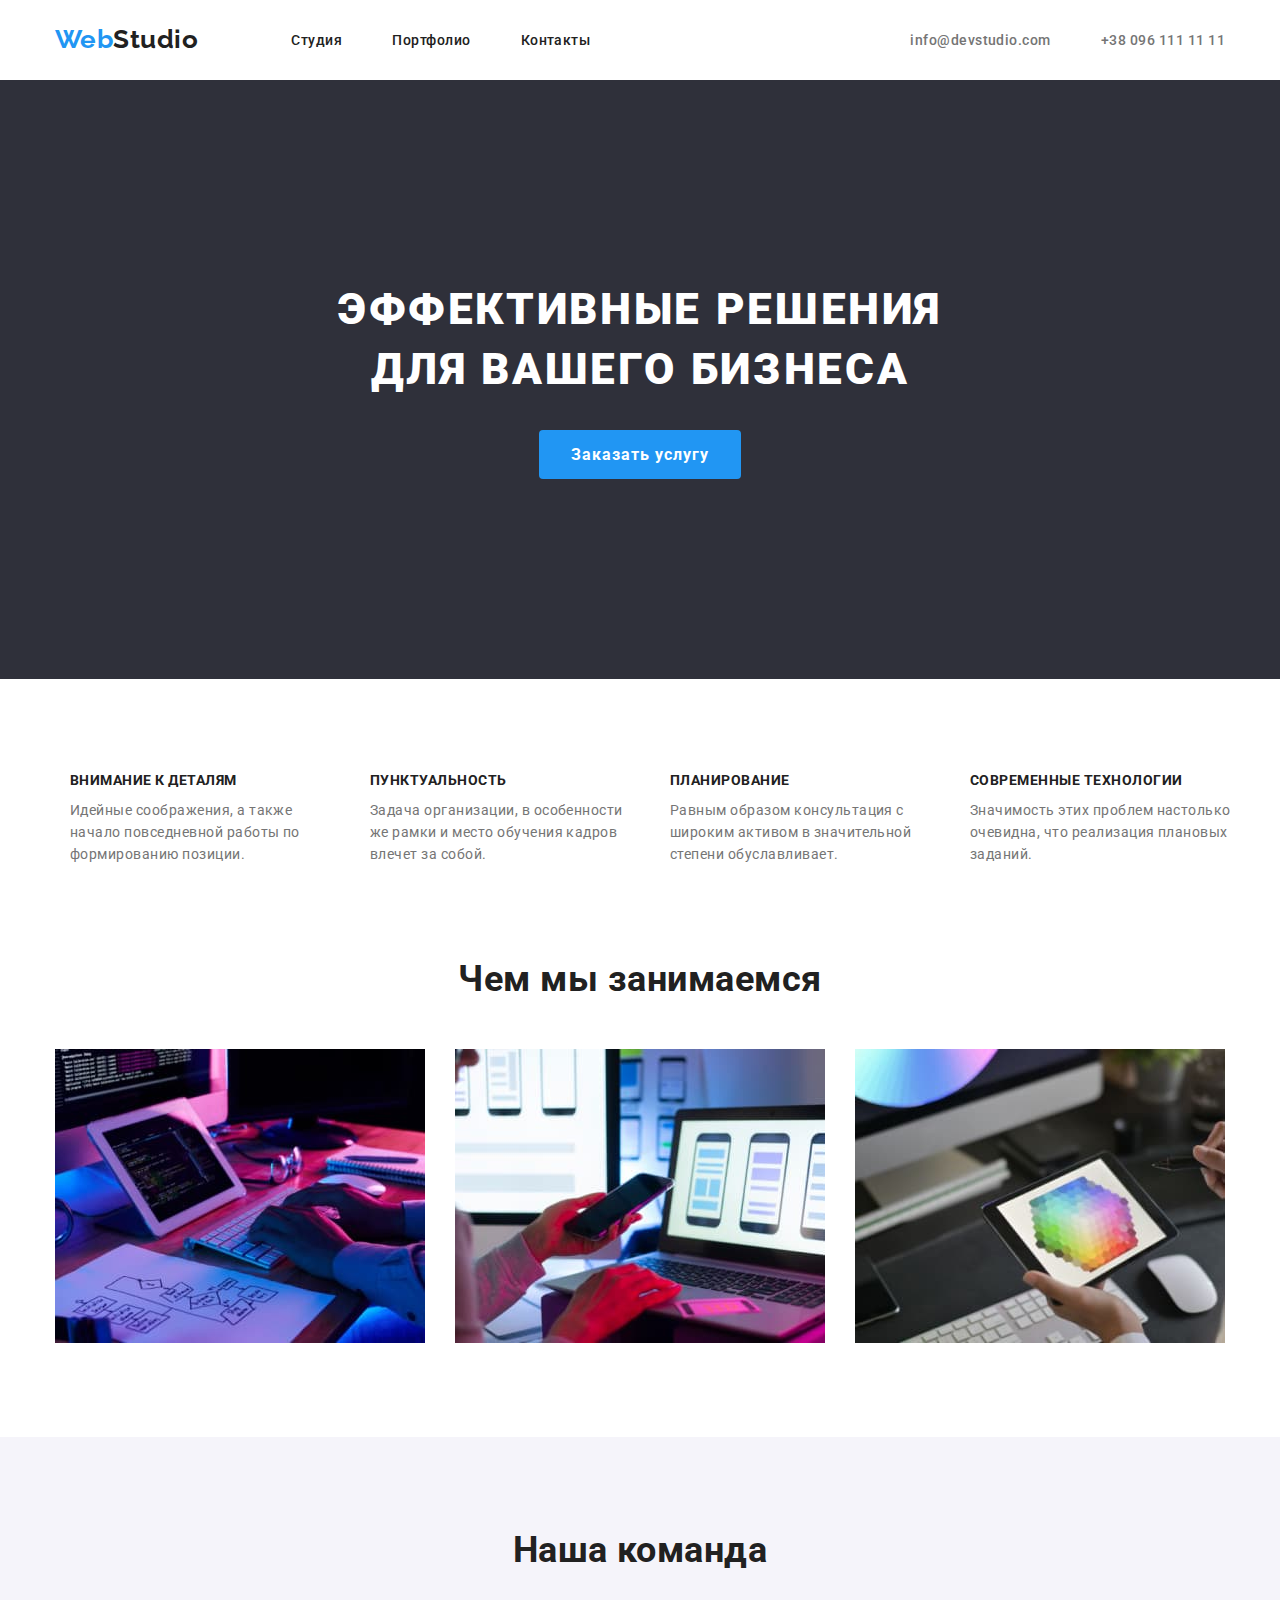
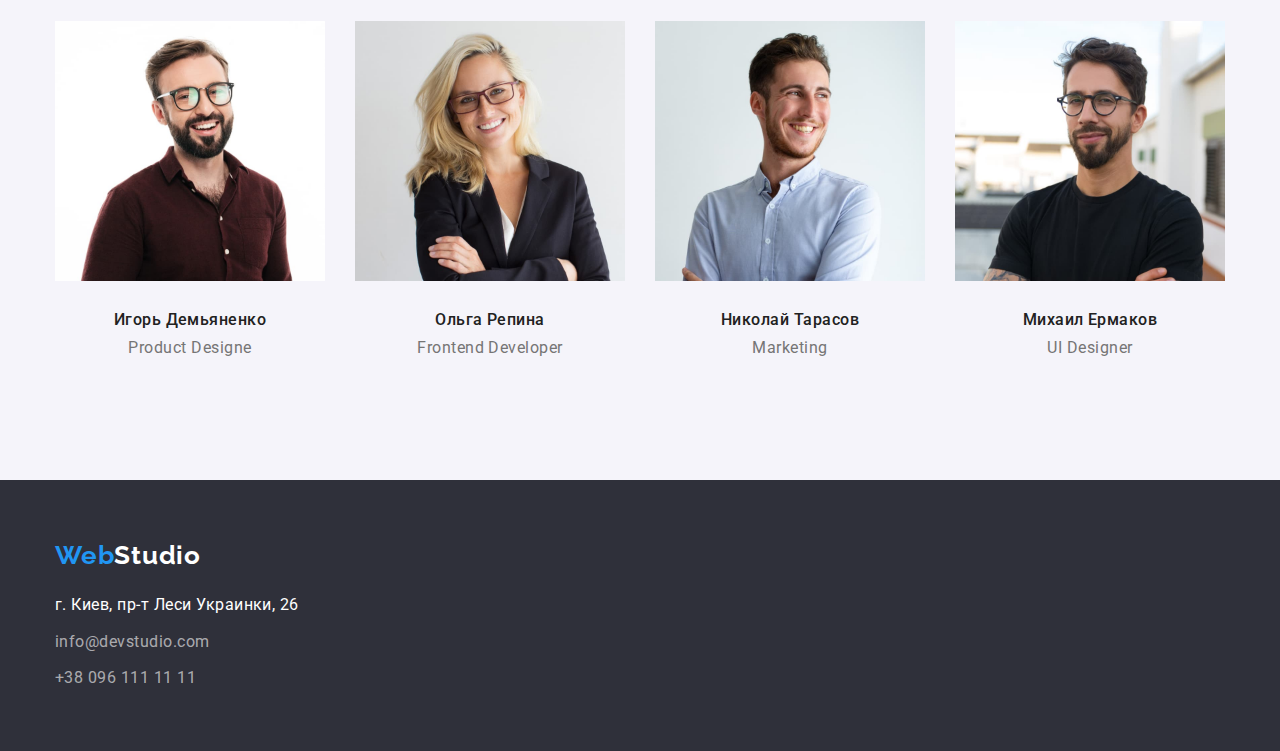
<file: index.html>
<!DOCTYPE html>
<html lang="ru">
  <head>
    <meta charset="UTF-8" />
    <meta http-equiv="X-UA-Compatible" content="IE=edge" />
    <meta name="viewport" content="width=device-width, initial-scale=1.0" />
    <title>Document</title>
    <link rel="stylesheet" href="./style/modern-normalize.css" />
    <link rel="preconnect" href="https://fonts.gstatic.com" />
    <link
      href="https://fonts.googleapis.com/css2?family=Raleway:wght@700&family=Roboto:wght@400;500;700;900&display=swap"
      rel="stylesheet"
    />
    <link rel="stylesheet" href="./style/style.css" />
  </head>
  <body>
    <!--top line-->
    <header>
      <div class="conteiner">
        <div class="mainNav">
          <nav class="nav">
            <a class="logo" href="./index.html"
              ><span class="part-logo">Web</span>Studio</a
            >
            <ul class="social-links">
              <li class="list"><a class="link" href="">Студия</a></li>
              <li class="list">
                <a class="link" href="./portfolio.html">Портфолио</a>
              </li>
              <li class="list"><a class="link" href="">Контакты</a></li>
            </ul>
          </nav>
          <ul class="social-links-address">
            <li class="list">
              <a class="linkItem" href="meilto:info@devstudio.com"
                >info@devstudio.com</a
              >
            </li>
            <li class="list">
              <a class="linkItem" href="tel:+380961111111">+38 096 111 11 11</a>
            </li>
          </ul>
        </div>
      </div>
    </header>
    <main>
      <!--header-->
      <section class="sectionHero">
        <div class="conteiner">
          <h1 class="heading">ЭФФЕКТИВНЫЕ РЕШЕНИЯ ДЛЯ ВАШЕГО БИЗНЕСА</h1>
          <button class="buttonTitle" type="button">Заказать услугу</button>
        </div>
      </section>
      <!--features-->
      <section class="section">
        <div class="conteiner">
          <ul class="desk">
            <li class="listItemText">
              <h3 class="title">ВНИМАНИЕ К ДЕТАЛЯМ</h3>
              <p class="text">
                Идейные соображения, а также начало повседневной работы по
                формированию позиции.
              </p>
            </li>
            <li class="listItemText">
              <h3 class="title">ПУНКТУАЛЬНОСТЬ</h3>
              <p class="text">
                Задача организации, в особенности же рамки и место обучения
                кадров влечет за собой.
              </p>
            </li>
            <li class="listItemText">
              <h3 class="title">ПЛАНИРОВАНИЕ</h3>
              <p class="text">
                Равным образом консультация с широким активом в значительной
                степени обуславливает.
              </p>
            </li>
            <li class="listItemText">
              <h3 class="title">СОВРЕМЕННЫЕ ТЕХНОЛОГИИ</h3>
              <p class="text">
                Значимость этих проблем настолько очевидна, что реализация
                плановых заданий.
              </p>
            </li>
          </ul>
        </div>
      </section>
      <!--whet are we doing-->
      <section class="sectionAbout">
        <div class="conteiner">
          <h2 class="aboutTeam">Чем мы занимаемся</h2>
          <ul class="deskTeam">
            <li class="deskList">
              <img src="./images/box1.jpg" alt="box1" width="370" />
            </li>
            <li class="deskList">
              <img src="./images/box2.jpg" alt="box2" width="370" />
            </li>
            <li class="deskList">
              <img src="./images/box3.jpg" alt="box3" width="370" />
            </li>
          </ul>
        </div>
      </section>
      <!--our team-->
      <section class="sectionTeam">
        <div class="conteiner">
          <div class="boxTeam">
            <h2 class="aboutTeam">Наша команда</h2>
            <ul class="user">
              <li class="userTeam">
                <img src="./images/img1.jpg" alt="photo1" width="270" />
                <div class="ourBoxTeam">
                  <h3 class="ourTeam">Игорь Демьяненко</h3>
                  <p class="aboutText">Product Designe</p>
                </div>
              </li>
              <li class="userTeam">
                <img src="./images/img2.jpg" alt="photo2" width="270" />
                <div class="ourBoxTeam">
                  <h3 class="ourTeam">Ольга Репина</h3>
                  <p class="aboutText">Frontend Developer</p>
                </div>
              </li>
              <li class="userTeam">
                <img src="./images/img3.jpg" alt="photo3" width="270" />
                <div class="ourBoxTeam">
                  <h3 class="ourTeam">Николай Тарасов</h3>
                  <p class="aboutText">Marketing</p>
                </div>
              </li>
              <li class="userTeam">
                <img src="./images/img4.jpg" alt="photo4" width="270" />
                <div class="ourBoxTeam">
                  <h3 class="ourTeam">Михаил Ермаков</h3>
                  <p class="aboutText">UI Designer</p>
                </div>
              </li>
            </ul>
          </div>
        </div>
      </section>
    </main>
    <!--Footer-->
    <footer>
      <div class="conteiner">
        <a class="logoFooter" href="./index.html"
          ><span class="part-logo">Web</span>Studio</a
        >
        <address>
          <p class="address">г. Киев, пр-т Леси Украинки, 26</p>
          <ul class="addressFooter">
            <li class="list">
              <a class="linkFooter" href="meilto:info@devstudio.com"
                >info@devstudio.com</a
              >
            </li>
            <li class="list">
              <a class="linkFooter" href="tel:+380961111111"
                >+38 096 111 11 11</a
              >
            </li>
          </ul>
        </address>
      </div>
    </footer>
  </body>
</html>
</file>
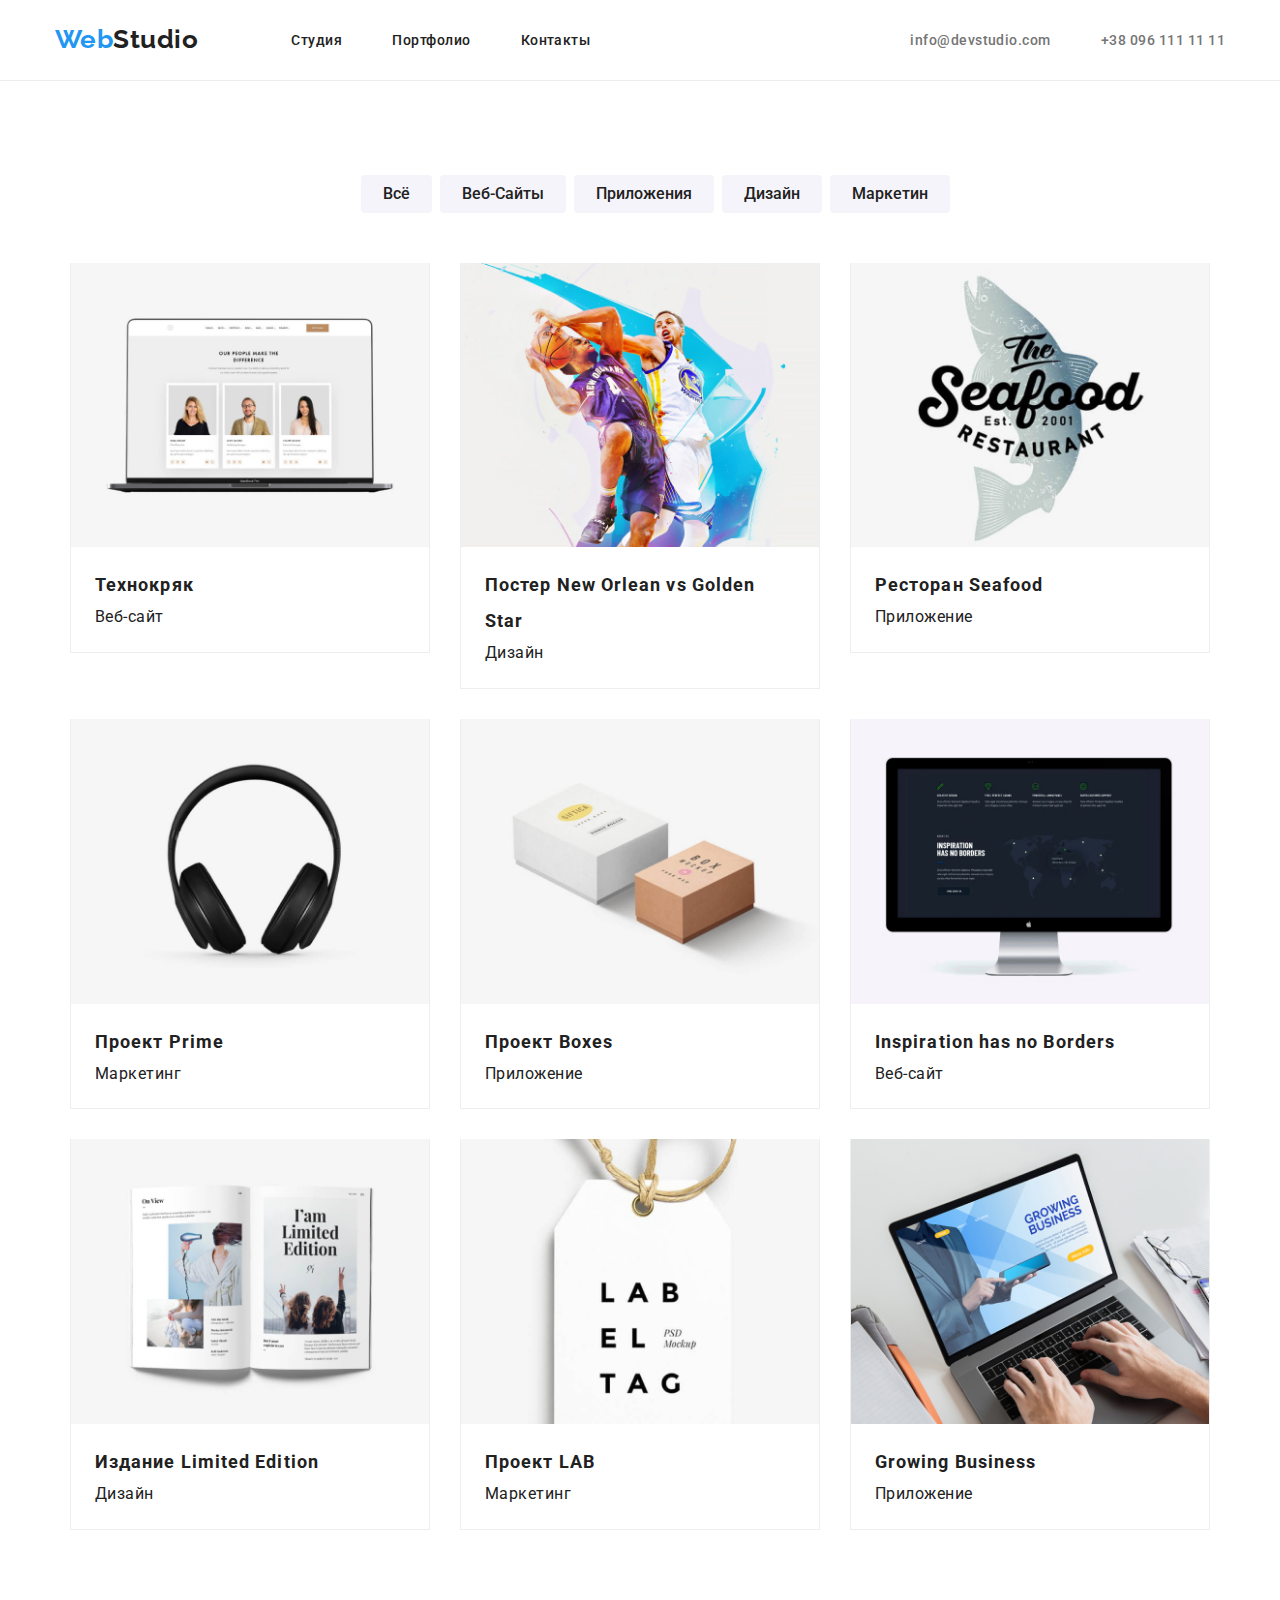
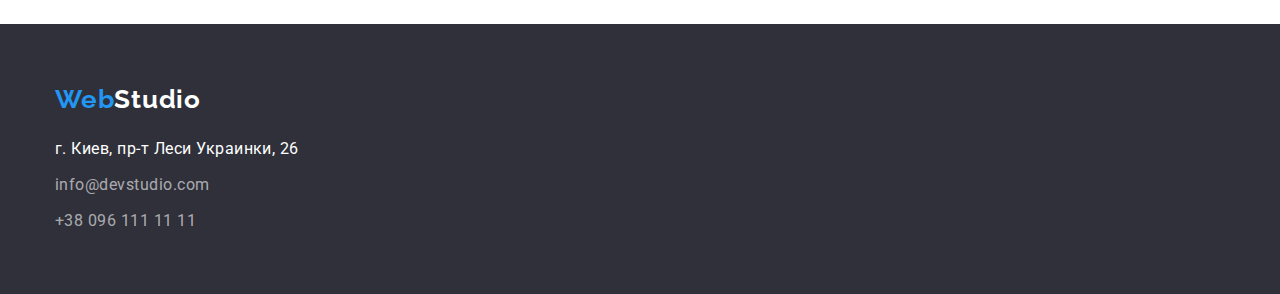
<file: portfolio.html>
<!DOCTYPE html>
<html lang="ru">
  <head>
    <meta charset="UTF-8" />
    <meta http-equiv="X-UA-Compatible" content="IE=edge" />
    <meta name="viewport" content="width=device-width, initial-scale=1.0" />
    <title>Document</title>
    <link rel="stylesheet" href="./style/modern-normalize.css" />
    <link rel="preconnect" href="https://fonts.gstatic.com" />
    <link
      href="https://fonts.googleapis.com/css2?family=Raleway:wght@700&family=Roboto:wght@400;500;700;900&display=swap"
      rel="stylesheet"
    />
    <link rel="stylesheet" href="./style/style.css" />
  </head>
  <body>
    <!--top line-->
    <header>
      <div class="boxHeader">
        <div class="conteiner">
          <div class="mainNav">
            <nav class="nav">
              <a class="logo" href="./index.html"
                ><span class="part-logo">Web</span>Studio</a
              >
              <ul class="social-links">
                <li class="list"><a class="link" href="">Студия</a></li>
                <li class="list">
                  <a class="link" href="./portfolio.html">Портфолио</a>
                </li>
                <li class="list"><a class="link" href="">Контакты</a></li>
              </ul>
            </nav>
            <ul class="social-links-address">
              <li class="list">
                <a class="linkItem" href="meilto:info@devstudio.com"
                  >info@devstudio.com</a
                >
              </li>
              <li class="list">
                <a class="linkItem" href="tel:+380961111111"
                  >+38 096 111 11 11</a
                >
              </li>
            </ul>
          </div>
        </div>
      </div>
    </header>
    <!--body-->
    <main>
      <section class="section">
        <div class="conteiner">
          <ul class="social-button">
            <li class="list">
              <button class="button" type="button">Всё</button>
            </li>
            <li class="list">
              <button class="button" type="button">Веб-Сайты</button>
            </li>
            <li class="list">
              <button class="button" type="button">Приложения</button>
            </li>
            <li class="list">
              <button class="button" type="button">Дизайн</button>
            </li>
            <li class="list">
              <button class="button" type="button">Маркетин</button>
            </li>
          </ul>
          <!--my works-->
          <ul class="aboutImg">
            <li class="listCard">
              <article class="card">
                <div>
                  <img src="./images/img5.jpg" alt="Технокряк" width="370" />
                </div>
                <div class="cardText">
                  <h3 class="work">Технокряк</h3>
                  <p class="aboutWork">Веб-сайт</p>
                </div>
              </article>
            </li>
            <li class="listCard">
              <article class="card">
                <div>
                  <img
                    src="./images/img6.jpg"
                    alt="Постер New Orlean vs Golden Star"
                    width="370"
                  />
                </div>
                <div class="cardText">
                  <h3 class="work">Постер New Orlean vs Golden Star</h3>
                  <p class="aboutWork">Дизайн</p>
                </div>
              </article>
            </li>
            <li class="listCard">
              <article class="card">
                <div>
                  <img
                    src="./images/img7.jpg"
                    alt="Ресторан Seafood"
                    width="370"
                  />
                </div>
                <div class="cardText">
                  <h3 class="work">Ресторан Seafood</h3>
                  <p class="aboutWork">Приложение</p>
                </div>
              </article>
            </li>
            <li class="listCard">
              <article class="card">
                <div>
                  <img src="./images/img8.jpg" alt="Проект Prime" width="370" />
                </div>
                <div class="cardText">
                  <h3 class="work">Проект Prime</h3>
                  <p class="aboutWork">Маркетинг</p>
                </div>
              </article>
            </li>
            <li class="listCard">
              <article class="card">
                <div>
                  <img src="./images/img9.jpg" alt="Проект Boxes" width="370" />
                </div>
                <div class="cardText">
                  <h3 class="work">Проект Boxes</h3>
                  <p class="aboutWork">Приложение</p>
                </div>
              </article>
            </li>
            <li class="listCard">
              <article class="card">
                <div>
                  <img
                    src="./images/img10.jpg"
                    alt="Inspiration has no Borders"
                    width="370"
                  />
                </div>
                <div class="cardText">
                  <h3 class="work">Inspiration has no Borders</h3>
                  <p class="aboutWork">Веб-сайт</p>
                </div>
              </article>
            </li>
            <li class="listCard">
              <article class="card">
                <div>
                  <img
                    src="./images/img11.jpg"
                    alt="Издание Limited Edition"
                    width="370"
                  />
                </div>
                <div class="cardText">
                  <h3 class="work">Издание Limited Edition</h3>
                  <p class="aboutWork">Дизайн</p>
                </div>
              </article>
            </li>
            <li class="listCard">
              <article class="card">
                <div>
                  <img src="./images/img12.jpg" alt="Проект LAB" width="370" />
                </div>
                <div class="cardText">
                  <h3 class="work">Проект LAB</h3>
                  <p class="aboutWork">Маркетинг</p>
                </div>
              </article>
            </li>
            <li class="listCard">
              <article class="card">
                <div>
                  <img
                    src="./images/img13.jpg"
                    alt="Growing Business"
                    width="370"
                  />
                </div>
                <div class="cardText">
                  <h3 class="work">Growing Business</h3>
                  <p class="aboutWork">Приложение</p>
                </div>
              </article>
            </li>
          </ul>
        </div>
      </section>
    </main>
    <!--Footer-->
    <footer>
      <div class="conteiner">
        <a class="logoFooter" href="./index.html"
          ><span class="part-logo">Web</span>Studio</a
        >
        <address>
          <p class="address">г. Киев, пр-т Леси Украинки, 26</p>
          <ul class="addressFooter">
            <li class="list">
              <a class="linkFooter" href="meilto:info@devstudio.com"
                >info@devstudio.com</a
              >
            </li>
            <li class="list">
              <a class="linkFooter" href="tel:+380961111111"
                >+38 096 111 11 11</a
              >
            </li>
          </ul>
        </address>
      </div>
    </footer>
  </body>
</html>
</file>
<file: style/style.css>
:root {
  --first-text-color: #212121;
  --background-color: #e5e5e5;
  --highlight-color: #2196f3;
  --second-text-color: #ffffff;
  --button-color: #f5f4fa;
  --box-color: #2f303a;
  --team-color: #f5f4fa;
  --adress-color: #757575;
  --second_address-color: rgba(255, 255, 255, 0.6);
  --line-color: #ececec;
  --card-dorder-coor: #eeeeee;
}
body {
  font-family: Roboto, sans-serif;
  color: var(--first-text-color);
  line-height: 1.2;
  letter-spacing: 0.03em;
}
.conteiner {
  width: 1200px;
  margin: 0 auto;
  padding-left: 15px;
  padding-right: 15px;
}
.section {
  margin: 0 auto;
  padding-top: 94px;
  margin-top: 0;
  margin-right: -30px;
}
.boxHeader {
  border-bottom: 1px var(--line-color) solid;
}
.mainNav {
  height: 80px;
  display: flex;
  justify-content: space-between;
}
.nav {
  display: flex;
  justify-content: space-between;
  align-items: center;
}
.logo {
  display: flex;
  align-items: center;
  color: var(--first-text-color);
  font-size: 26px;
  font-family: Raleway;
  font-style: normal;
  font-weight: bold;
  text-decoration: none;
  margin-right: 93px;
}
.part-logo {
  color: var(--highlight-color);
}

/* list */

/*links*/
.social-links {
  display: flex;
  align-items: center;
  padding-left: 0;
  margin: 0 auto;
}
.social-links-address {
  display: flex;
  align-items: center;
  margin: 0;
  padding: 0;
}
.social-links .link {
  font-size: 14px;
  text-decoration: none;
  color: var(--first-text-color);
  font-style: normal;
  font-weight: 500;
}
.social-links .list:not(:last-child) {
  margin-right: 50px;
}
.social-links .link:hover,
.link:focus {
  color: var(--highlight-color);
}
.social-links {
  list-style-type: none;
}
.list {
  list-style-type: none;
}
.listItemText:not(:last-child) {
  margin-right: 30px;
}

.social-links-address .linkItem {
  text-decoration: none;
  font-size: 14px;
  color: var(--adress-color);
  font-style: normal;
  font-weight: 500;
}
.social-links-address .list + .list {
  margin-left: 50px;
}

.social-links-address .linkItem:hover,
.link:focus {
  color: var(--highlight-color);
}

/* каробка для заглавия */
.sectionHero {
  margin: 0 auto;
  background-color: var(--box-color);
  text-align: center;
  padding: 200px 0;
}
/*заглавие*/
.heading {
  color: var(--second-text-color);
  width: 696px;
  font-size: 44px;
  font-weight: 900;
  line-height: 1.36;
  letter-spacing: 0.06em;
}

.buttonTitle {
  font-family: Roboto, sans-serif;
  cursor: pointer;
  font-weight: bold;
  font-size: 16px;
  line-height: 1.85;
  letter-spacing: 0.06em;
  background-color: var(--highlight-color);
  color: var(--second-text-color);
  padding: 10px 32px;
  border: none;
  margin-top: 30px;
  border-radius: 4px;
}

/*button portfolio*/
.social-button {
  display: flex;
  padding-left: 0;
  justify-content: center;
  margin-bottom: 50px;
}
.social-button .list + .list {
  margin-left: 8px;
}

.button {
  border: none;
  padding: 6px 22px;
}
.social-button .button {
  font-family: Roboto, sans-serif;
  cursor: pointer;
  font-weight: 500;
  font-size: 16px;
  line-height: 1.62;
  border-radius: 4px;
  background-color: var(--button-color);
  color: var(--first-text-color);
}
.social-button .button:focus,
.button:hover {
  background-color: var(--highlight-color);
  color: var(--second-text-color);
}

.aboutImg {
  display: flex;
  flex-wrap: wrap;
  text-align: left;
  list-style-type: none;
  padding: 0;
  margin: 0;
  padding-bottom: 94px;
}
.listCard {
  flex-basis: calc(100% / 3 - 30px);
  margin-right: 30px;
}
.listCard:nth-last-child(-n + 6) {
  margin-top: 30px;
}
/*основные заголовки и описание к ним*/
.sectionAbout {
  margin: 0 auto;
  padding-bottom: 94px;
  padding-top: 94px;
}
.desk {
  list-style-type: none;
  display: flex;
  padding-left: 0;
}
.deskTeam {
  list-style-type: none;
  display: flex;
  padding-left: 0;
}
.deskList:not(:last-child) {
  margin-right: 30px;
}

.user .userTeam + .userTeam {
  margin-left: 30px;
}
.title {
  font-weight: bold;
  font-size: 14px;
  line-height: 1.1;
}
.text {
  font-size: 14px;
  line-height: 1.6;
  color: var(--adress-color);
  margin-top: 10px;
}
.listItemText {
  width: 275px;
}

.aboutTeam {
  margin-bottom: 50px;
  font-weight: bold;
  font-size: 36px;
  line-height: 1.1;
  text-align: center;
}

.user {
  list-style-type: none;
  display: flex;
  text-align: center;
  padding-left: 0;
}
.sectionTeam {
  background-color: var(--team-color);

  padding-top: 94px;
  padding-bottom: 94px;
  margin: 0 auto;
}
.ourBoxTeam {
  margin: 30px auto;
}
.ourTeam {
  font-weight: 500;
  font-size: 16px;
  line-height: 1.1;
  margin-top: 30;
}
.aboutText {
  margin-top: 10px;
  font-size: 16px;
  line-height: 1.1;
  color: var(--adress-color);
  margin-top: 10px;
}
.card {
  border-bottom: 1px solid var(--card-dorder-coor);
  border-right: 1px solid var(--card-dorder-coor);
  border-left: 1px solid var(--card-dorder-coor);
}
.cardText {
  padding: 20px 24px;
}
.work {
  font-weight: bold;
  font-size: 18px;
  line-height: 2;
  letter-spacing: 0.06em;
  margin-bottom: 4;
  padding: 0;
}
.aboutWork {
  font-weight: normal;
  font-size: 16px;
  line-height: 1.8;
}
Footer {
  background-color: var(--box-color);

  margin: 0 auto;
  padding-top: 60px;
  padding-bottom: 60px;
}
.logoFooter {
  display: inline-block;
  color: var(--second-text-color);
  font-size: 26px;
  font-family: Raleway;
  font-style: normal;
  font-weight: bold;
  text-decoration: none;
  letter-spacing: 0.03em;
}
.addressFooter {
  padding-left: 0;
  margin-top: 9px;
}
.addressFooter .list + .list {
  margin-top: 9px;
}

.address {
  color: var(--second-text-color);
  font-style: normal;
  margin-top: 20px;
  margin-bottom: 0;
  line-height: 1.7;
}
.linkFooter {
  color: var(--second_address-color);
  text-decoration: none;
  font-style: normal;
  line-height: 1.7;
}
</file>
